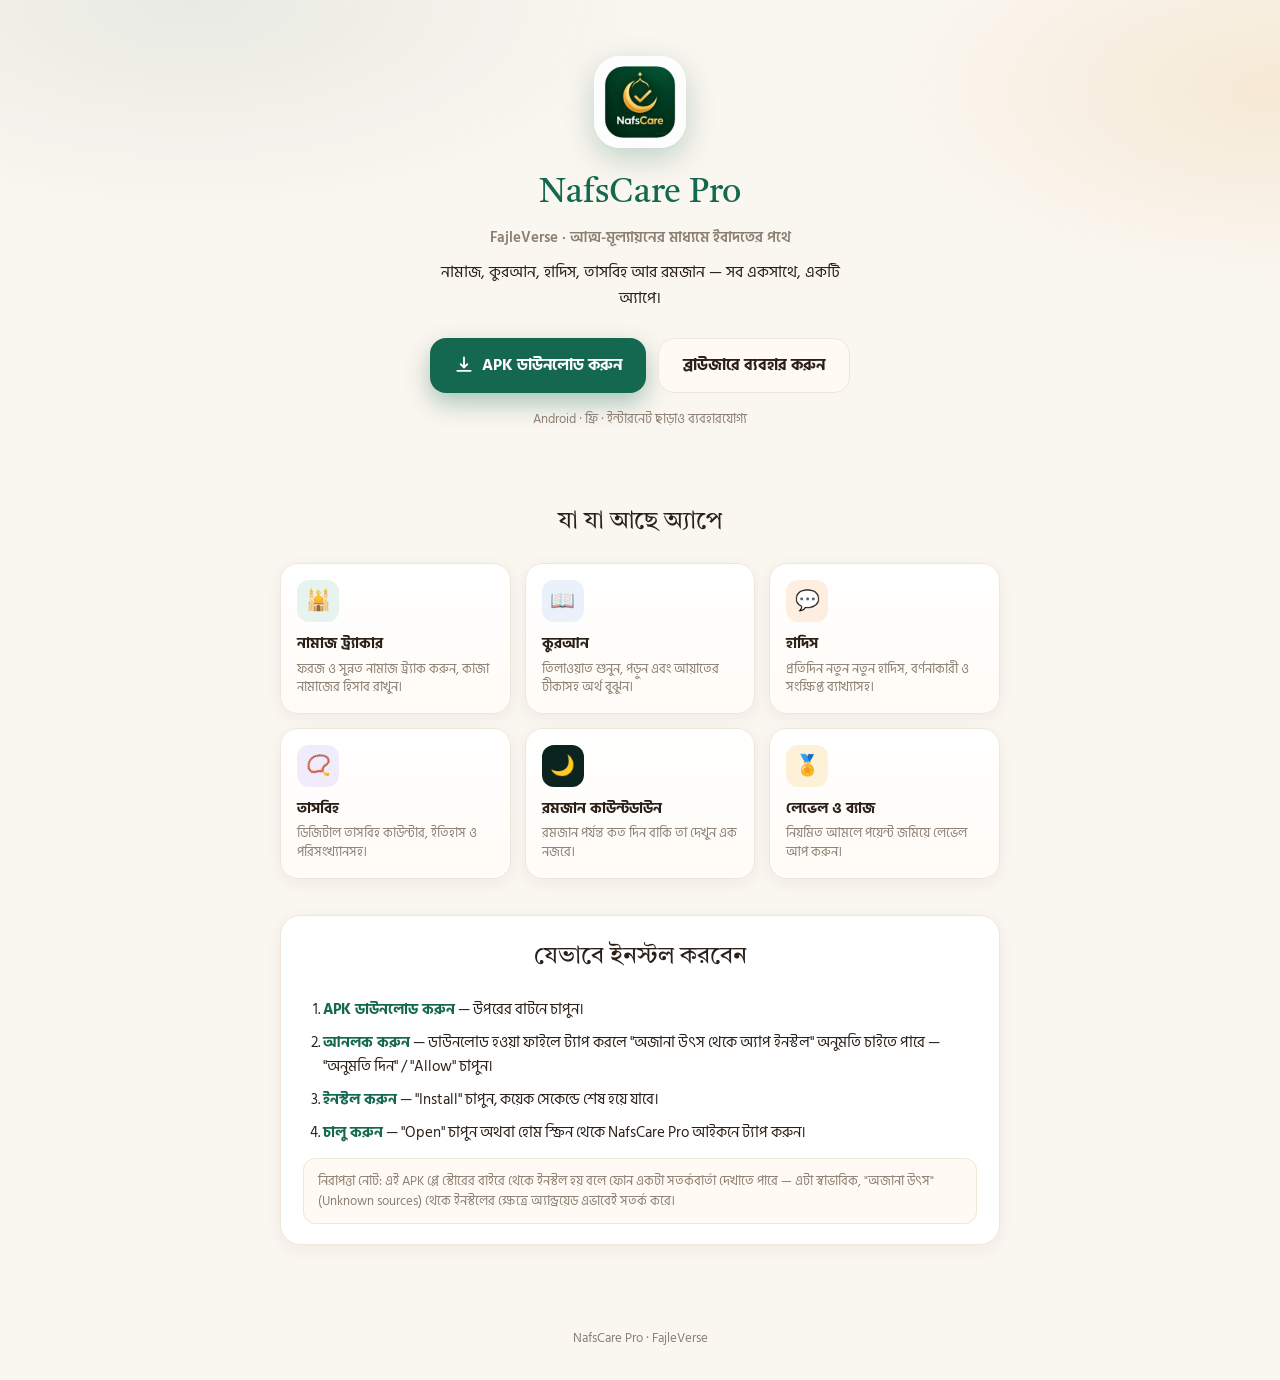
<file: download.html>
<!DOCTYPE html>
<html lang="bn">
<head>
<meta charset="UTF-8">
<meta name="viewport" content="width=device-width, initial-scale=1, viewport-fit=cover">
<title>NafsCare Pro – ডাউনলোড করুন</title>
<meta name="description" content="NafsCare Pro (FajleVerse) — নামাজ, কুরআন, তাসবিহ ও আত্ম-মূল্যায়নের একটি ইসলামিক অ্যাপ। এখনই APK ডাউনলোড করুন।">
<meta property="og:title" content="NafsCare Pro – FajleVerse">
<meta property="og:description" content="নামাজ ট্র্যাকার, কুরআন (তিলাওয়াত+তাফসীর), হাদিস, তাসবিহ ও রমজান কাউন্টডাউন — সব এক অ্যাপে। এখনই ডাউনলোড করুন।">
<meta property="og:image" content="icon-512.png">
<meta property="og:type" content="website">
<link rel="icon" href="icon-192.png">
<link rel="preconnect" href="https://fonts.googleapis.com">
<link rel="preconnect" href="https://fonts.gstatic.com" crossorigin>
<link href="https://fonts.googleapis.com/css2?family=Tiro+Bangla&family=Hind+Siliguri:wght@400;500;600;700&display=swap" rel="stylesheet">
<link rel="stylesheet" href="download.css">
</head>
<body>

<div class="dl-bg" aria-hidden="true"></div>

<header class="dl-hero">
  <img src="icon-512.png" alt="NafsCare Pro লোগো" class="dl-logo">
  <h1 class="tiro">NafsCare Pro</h1>
  <p class="dl-sub">FajleVerse · আত্ম-মূল্যায়নের মাধ্যমে ইবাদতের পথে</p>
  <p class="dl-tag">নামাজ, কুরআন, হাদিস, তাসবিহ আর রমজান — সব একসাথে, একটি অ্যাপে।</p>

  <div class="dl-btns">
            <a class="btn primary" href="https://raw.githubusercontent.com/fajler0202-cyber/nafscare-pro/main/NafsCare.apk" download>
      <svg width="20" height="20" viewBox="0 0 24 24" fill="none" stroke="currentColor" stroke-width="2.2" stroke-linecap="round" stroke-linejoin="round"><path d="M12 3v12m0 0l-4-4m4 4l4-4M4 19h16"/></svg>
      APK ডাউনলোড করুন
    </a>
    <a class="btn ghost" href="https://nafscare-2c367.web.app" target="_blank" rel="noopener">
      ব্রাউজারে ব্যবহার করুন
    </a>
  </div>
  <p class="dl-meta">Android · ফ্রি · ইন্টারনেট ছাড়াও ব্যবহারযোগ্য</p>
</header>

<main>

  <section class="feats">
    <h2 class="tiro">যা যা আছে অ্যাপে</h2>
    <div class="feat-grid">
      <div class="feat"><div class="feat-ic c1">🕌</div><b>নামাজ ট্র্যাকার</b><p>ফরজ ও সুন্নত নামাজ ট্র্যাক করুন, কাজা নামাজের হিসাব রাখুন।</p></div>
      <div class="feat"><div class="feat-ic c2">📖</div><b>কুরআন</b><p>তিলাওয়াত শুনুন, পড়ুন এবং আয়াতের টীকাসহ অর্থ বুঝুন।</p></div>
      <div class="feat"><div class="feat-ic c3">💬</div><b>হাদিস</b><p>প্রতিদিন নতুন নতুন হাদিস, বর্ণনাকারী ও সংক্ষিপ্ত ব্যাখ্যাসহ।</p></div>
      <div class="feat"><div class="feat-ic c4">📿</div><b>তাসবিহ</b><p>ডিজিটাল তাসবিহ কাউন্টার, ইতিহাস ও পরিসংখ্যানসহ।</p></div>
      <div class="feat"><div class="feat-ic c5">🌙</div><b>রমজান কাউন্টডাউন</b><p>রমজান পর্যন্ত কত দিন বাকি তা দেখুন এক নজরে।</p></div>
      <div class="feat"><div class="feat-ic c6">🏅</div><b>লেভেল ও ব্যাজ</b><p>নিয়মিত আমলে পয়েন্ট জমিয়ে লেভেল আপ করুন।</p></div>
    </div>
  </section>

  <section class="steps">
    <h2 class="tiro">যেভাবে ইনস্টল করবেন</h2>
    <ol>
      <li><b>APK ডাউনলোড করুন</b> — উপরের বাটনে চাপুন।</li>
      <li><b>আনলক করুন</b> — ডাউনলোড হওয়া ফাইলে ট্যাপ করলে "অজানা উৎস থেকে অ্যাপ ইনস্টল" অনুমতি চাইতে পারে — "অনুমতি দিন" / "Allow" চাপুন।</li>
      <li><b>ইনস্টল করুন</b> — "Install" চাপুন, কয়েক সেকেন্ডে শেষ হয়ে যাবে।</li>
      <li><b>চালু করুন</b> — "Open" চাপুন অথবা হোম স্ক্রিন থেকে NafsCare Pro আইকনে ট্যাপ করুন।</li>
    </ol>
    <p class="note">নিরাপত্তা নোট: এই APK প্লে স্টোরের বাইরে থেকে ইনস্টল হয় বলে ফোন একটা সতর্কবার্তা দেখাতে পারে — এটা স্বাভাবিক, "অজানা উৎস" (Unknown sources) থেকে ইনস্টলের ক্ষেত্রে অ্যান্ড্রয়েড এভাবেই সতর্ক করে।</p>
  </section>

</main>

<footer class="dl-foot">
  <p>NafsCare Pro · FajleVerse</p>
</footer>

</body>
</html>
</file>
<file: download.css>
:root {
  --bg: #faf6f0;
  --surface: #ffffff;
  --raised: #fffaf3;
  --line: #efe6db;
  --text: #2b2018;
  --muted: #8c7f72;
  --accent: #14684f;
  --gold: #e9b25a;
  --shadow: 0 4px 16px rgba(60, 40, 20, 0.06);
}
* { box-sizing: border-box; }
html, body { margin: 0; padding: 0; }
body {
  font-family: 'Hind Siliguri', 'Segoe UI', sans-serif;
  background: var(--bg);
  color: var(--text);
  line-height: 1.6;
  overflow-x: hidden;
}
.tiro { font-family: 'Tiro Bangla', serif; font-weight: 400; }

.dl-bg {
  position: fixed; inset: 0; z-index: -1;
  background:
    radial-gradient(60% 40% at 15% 0%, rgba(20,104,79,.08), transparent 60%),
    radial-gradient(50% 35% at 100% 10%, rgba(233,178,90,.18), transparent 60%);
}

.dl-hero {
  max-width: 560px; margin: 0 auto; padding: 56px 24px 36px;
  text-align: center; display: flex; flex-direction: column; align-items: center;
}
.dl-logo {
  width: 92px; height: 92px; border-radius: 26px;
  box-shadow: 0 10px 30px rgba(20,104,79,.25);
  margin-bottom: 18px;
}
.dl-hero h1 {
  font-size: 34px; margin: 0 0 6px; color: var(--accent);
}
.dl-sub { margin: 0 0 10px; color: var(--muted); font-size: 15px; font-weight: 600; }
.dl-tag { margin: 0 0 26px; font-size: 16px; max-width: 420px; }

.dl-btns { display: flex; flex-wrap: wrap; gap: 12px; justify-content: center; }
.btn {
  display: inline-flex; align-items: center; gap: 8px;
  padding: 14px 24px; border-radius: 16px; font-size: 16px; font-weight: 700;
  text-decoration: none; transition: transform .15s ease, box-shadow .15s ease;
}
.btn.primary {
  background: var(--accent); color: #fff;
  box-shadow: 0 10px 24px rgba(20,104,79,.35);
}
.btn.primary:active { transform: scale(.97); }
.btn.ghost {
  background: var(--raised); color: var(--text); border: 1px solid var(--line);
}
.dl-meta { margin-top: 16px; color: var(--muted); font-size: 13px; }

main { max-width: 760px; margin: 0 auto; padding: 0 20px 20px; }

.feats { margin: 24px 0 36px; }
.feats h2, .steps h2 {
  text-align: center; font-size: 24px; color: var(--text); margin: 0 0 22px;
}
.feat-grid {
  display: grid; grid-template-columns: repeat(2, 1fr); gap: 14px;
}
@media (min-width: 640px) { .feat-grid { grid-template-columns: repeat(3, 1fr); } }
.feat {
  background: linear-gradient(180deg, var(--surface) 0%, var(--raised) 140%);
  border: 1px solid var(--line); border-radius: 18px; padding: 16px;
  box-shadow: var(--shadow);
}
.feat-ic {
  width: 42px; height: 42px; border-radius: 12px;
  display: flex; align-items: center; justify-content: center;
  font-size: 20px; margin-bottom: 10px;
}
.feat-ic.c1 { background: #e7f3ee; }
.feat-ic.c2 { background: #eaf1fb; }
.feat-ic.c3 { background: #fdeee0; }
.feat-ic.c4 { background: #f1ecfb; }
.feat-ic.c5 { background: #0c241f; }
.feat-ic.c6 { background: #fdf2d8; }
.feat b { display: block; font-size: 14.5px; margin-bottom: 4px; }
.feat p { margin: 0; font-size: 12.5px; color: var(--muted); line-height: 1.5; }

.steps {
  background: var(--surface); border: 1px solid var(--line); border-radius: 20px;
  padding: 22px 22px 20px; box-shadow: var(--shadow); margin-bottom: 30px;
}
.steps ol { margin: 0; padding-left: 20px; }
.steps li { margin-bottom: 10px; font-size: 14.5px; }
.steps li b { color: var(--accent); }
.note {
  margin: 14px 0 0; padding: 12px 14px; background: var(--raised);
  border: 1px solid var(--line); border-radius: 12px; font-size: 12.5px; color: var(--muted);
}

.dl-foot { text-align: center; padding: 20px; color: var(--muted); font-size: 12.5px; }
</file>
